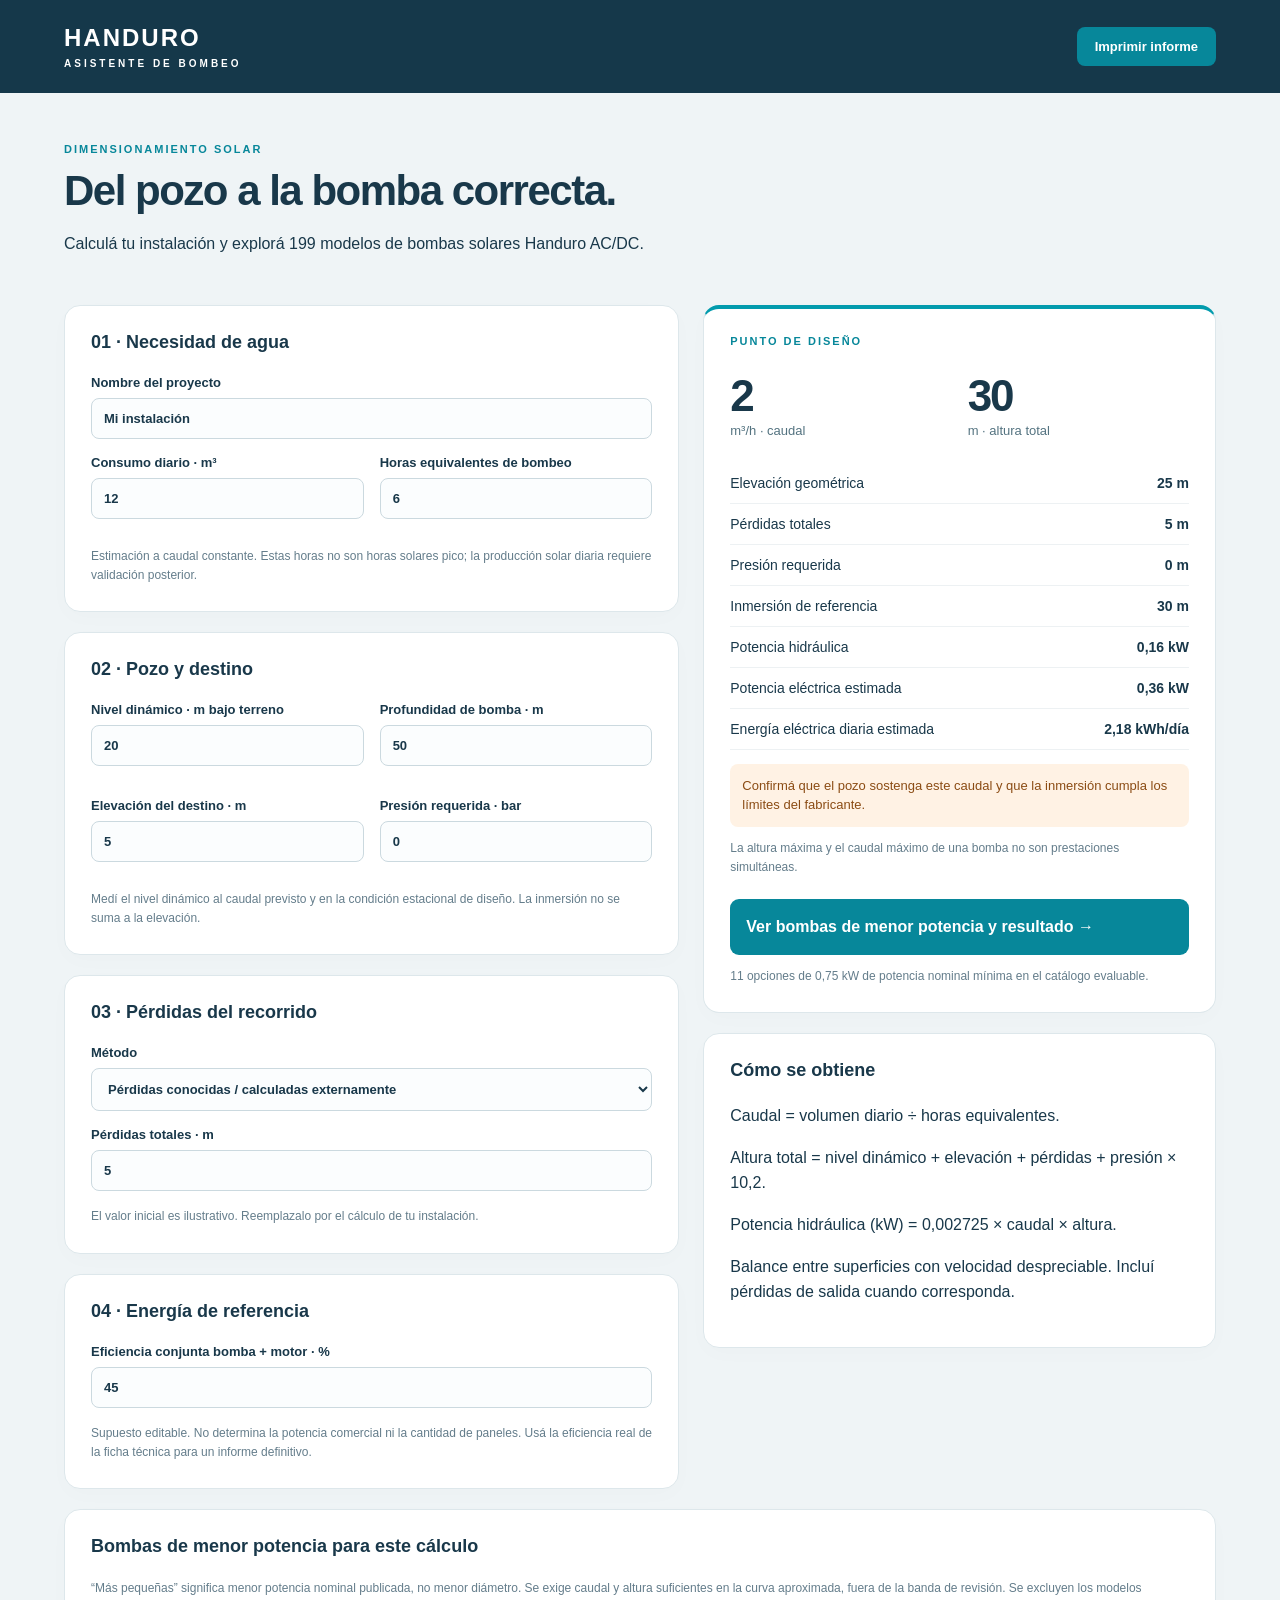
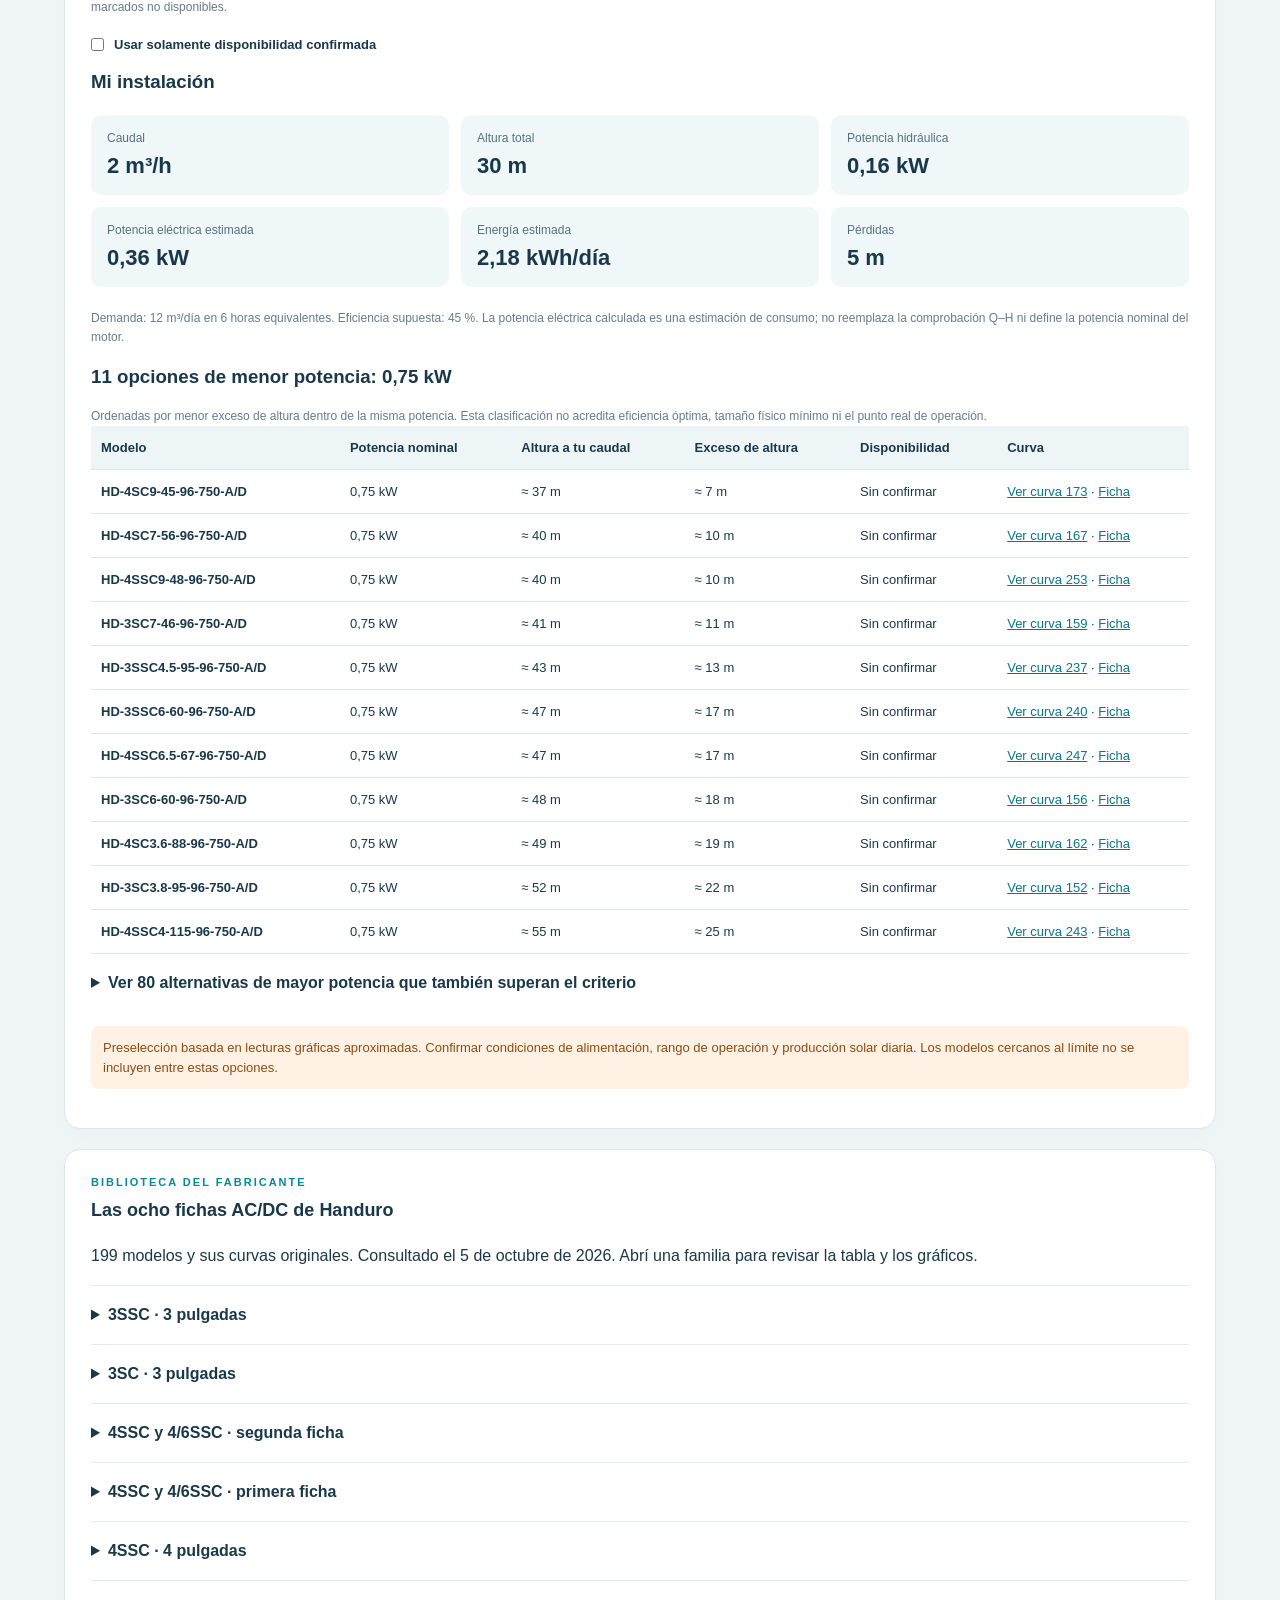
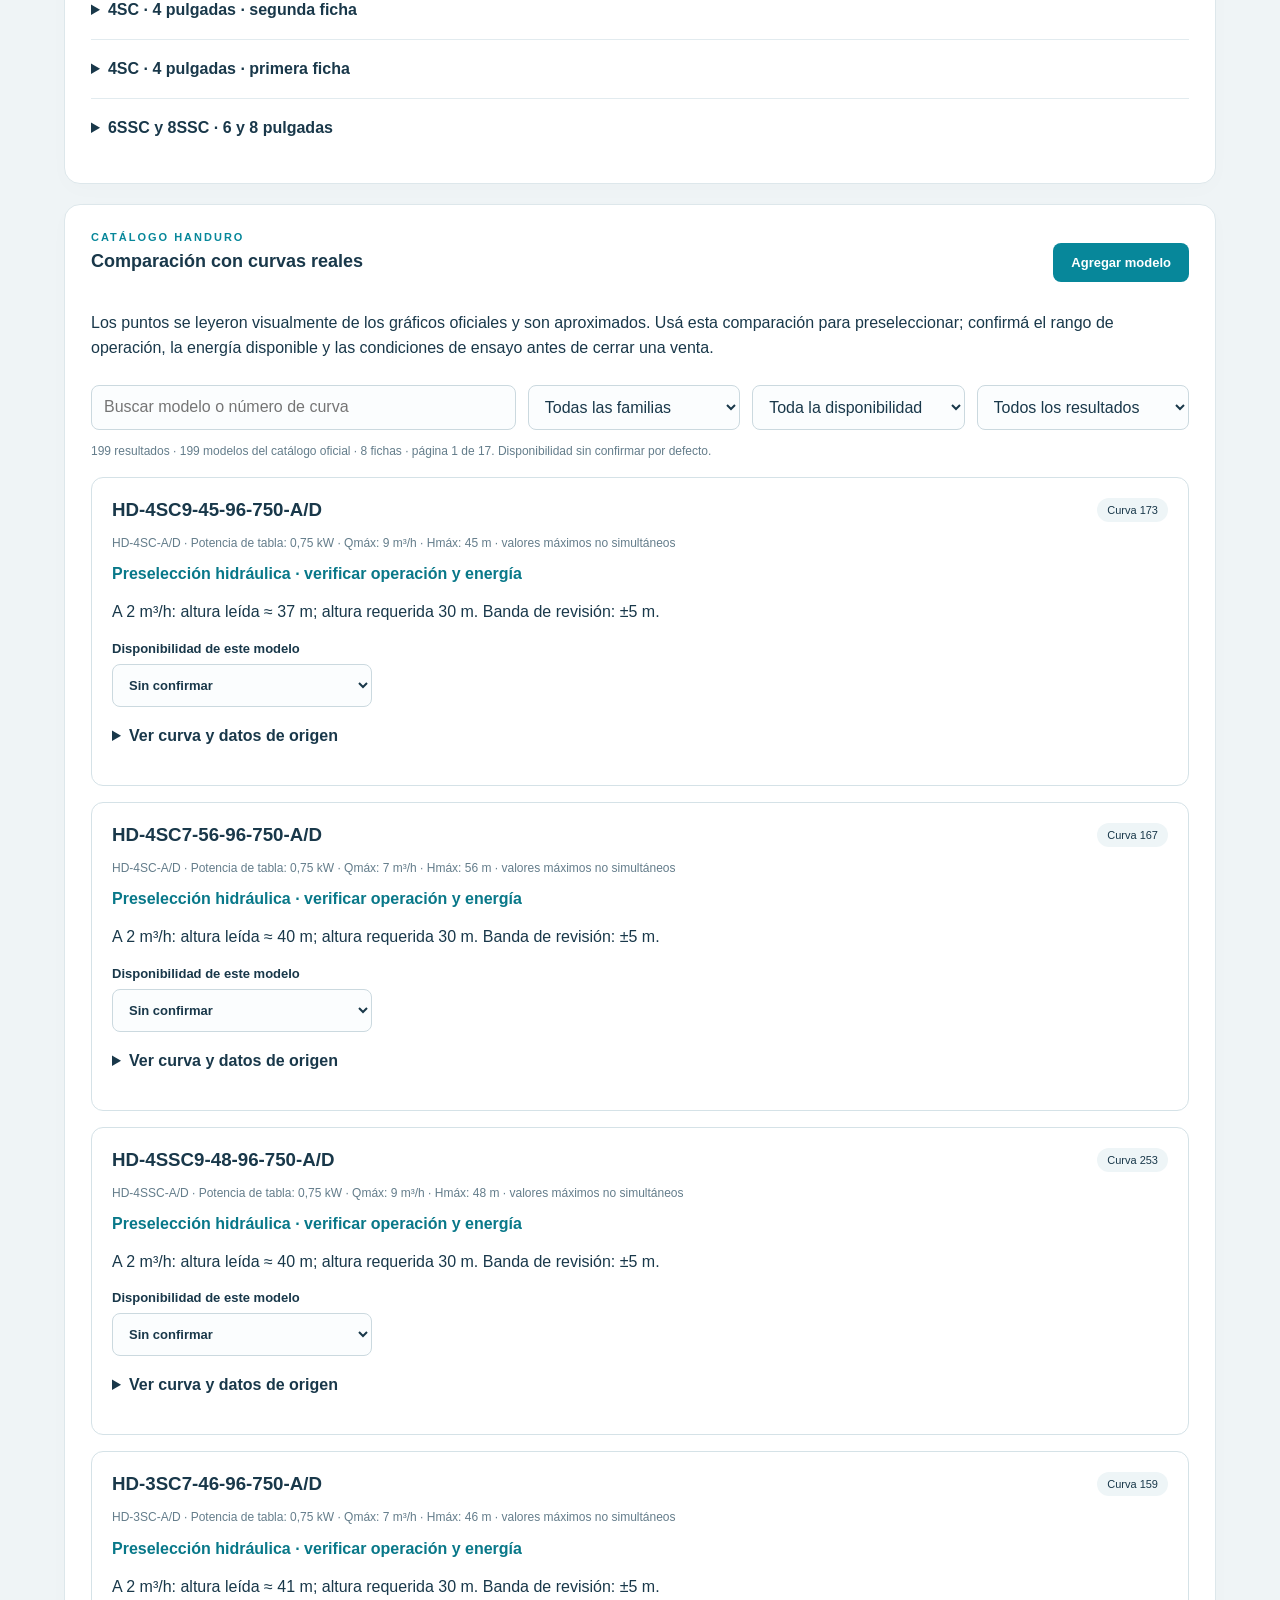
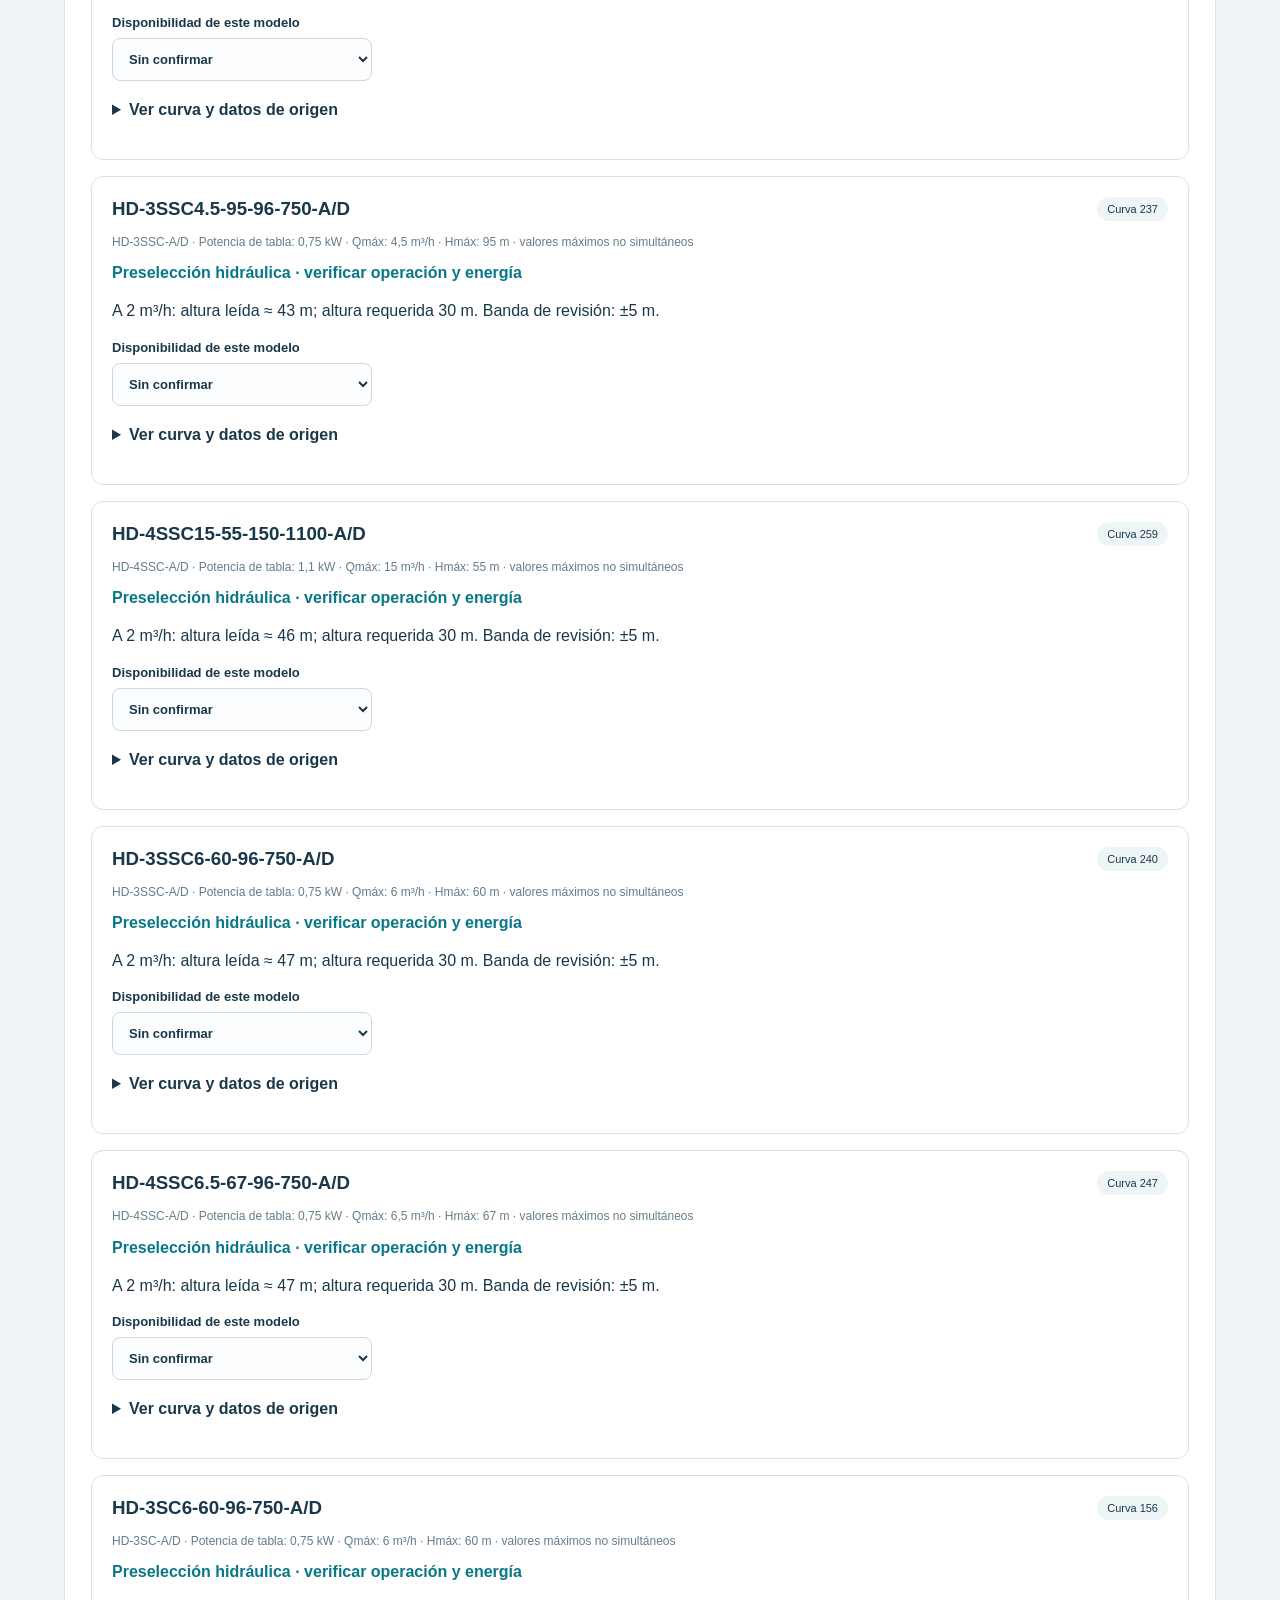
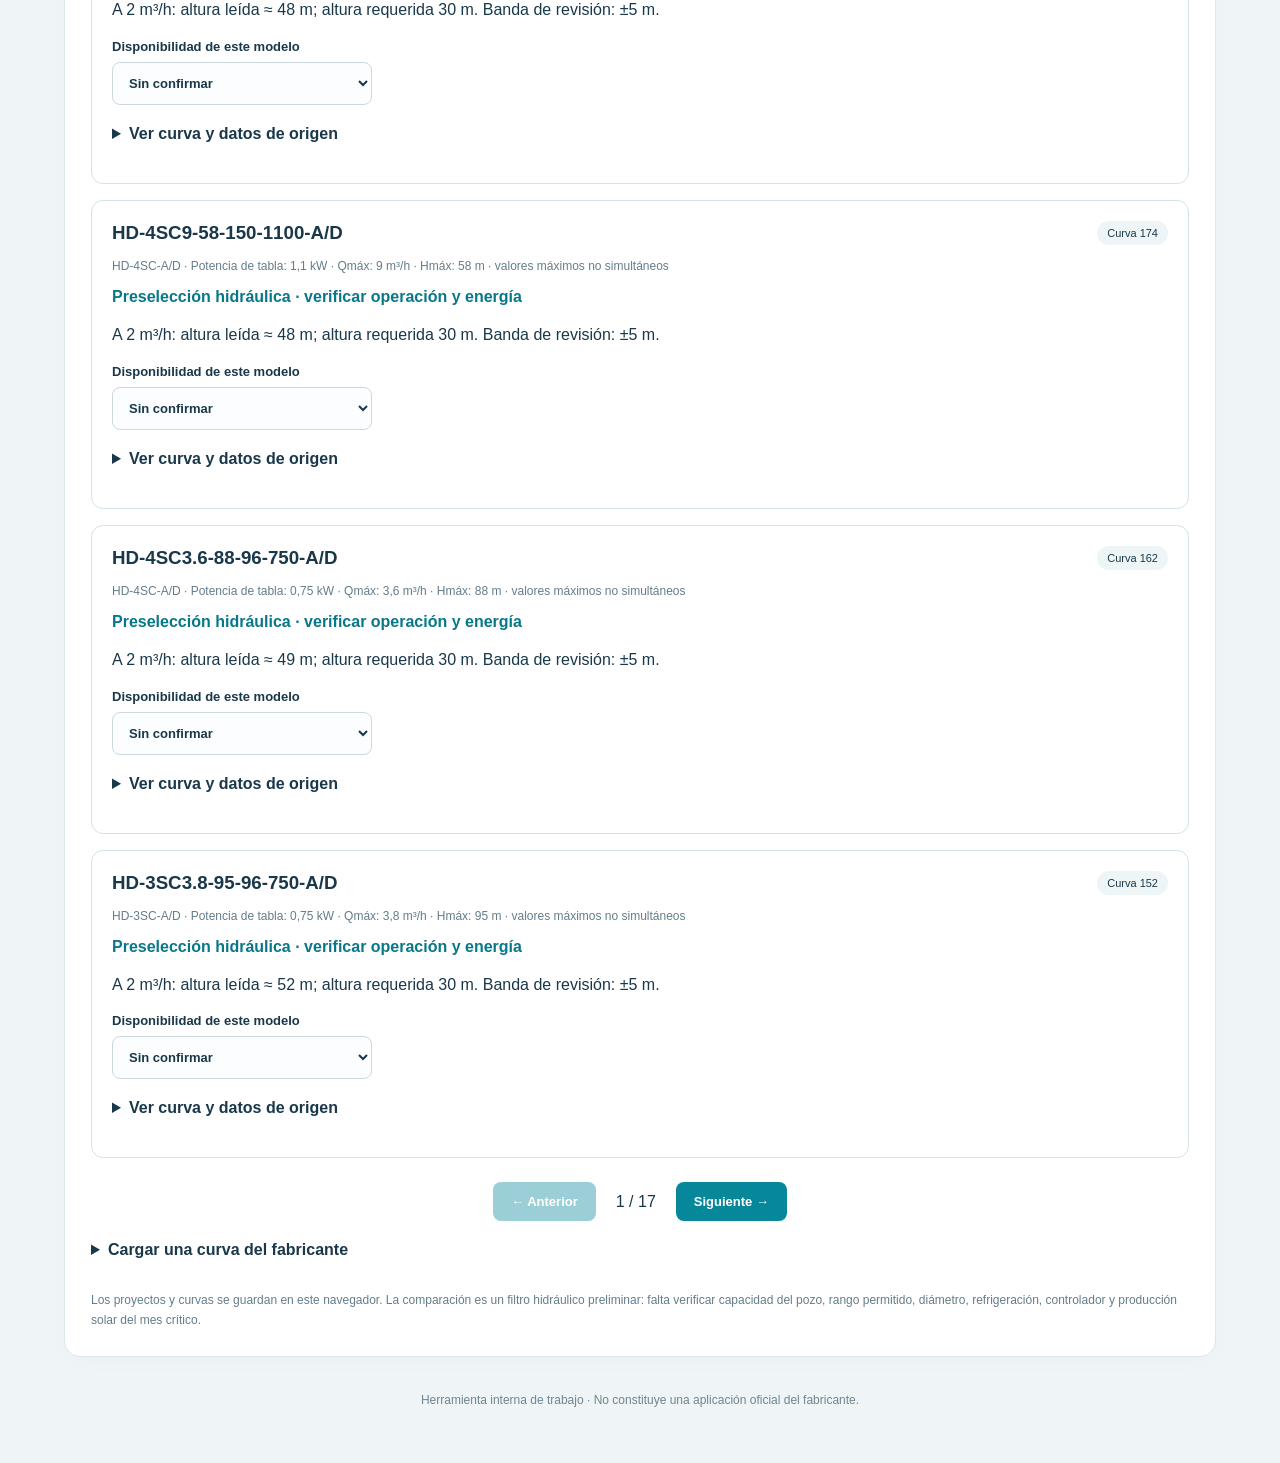
<file: index.html>
<!doctype html>
<html lang="es"><head>
<meta charset="utf-8">
<meta name="viewport" content="width=device-width, initial-scale=1">
<title>Selector de bombas Handuro</title>
<meta http-equiv="refresh" content="0; url=./handuro-selector/">
<script>location.replace("./handuro-selector/" + location.search + location.hash);</script>
</head><body><a href="./handuro-selector/">Abrir selector de bombas Handuro</a></body></html>
</file>
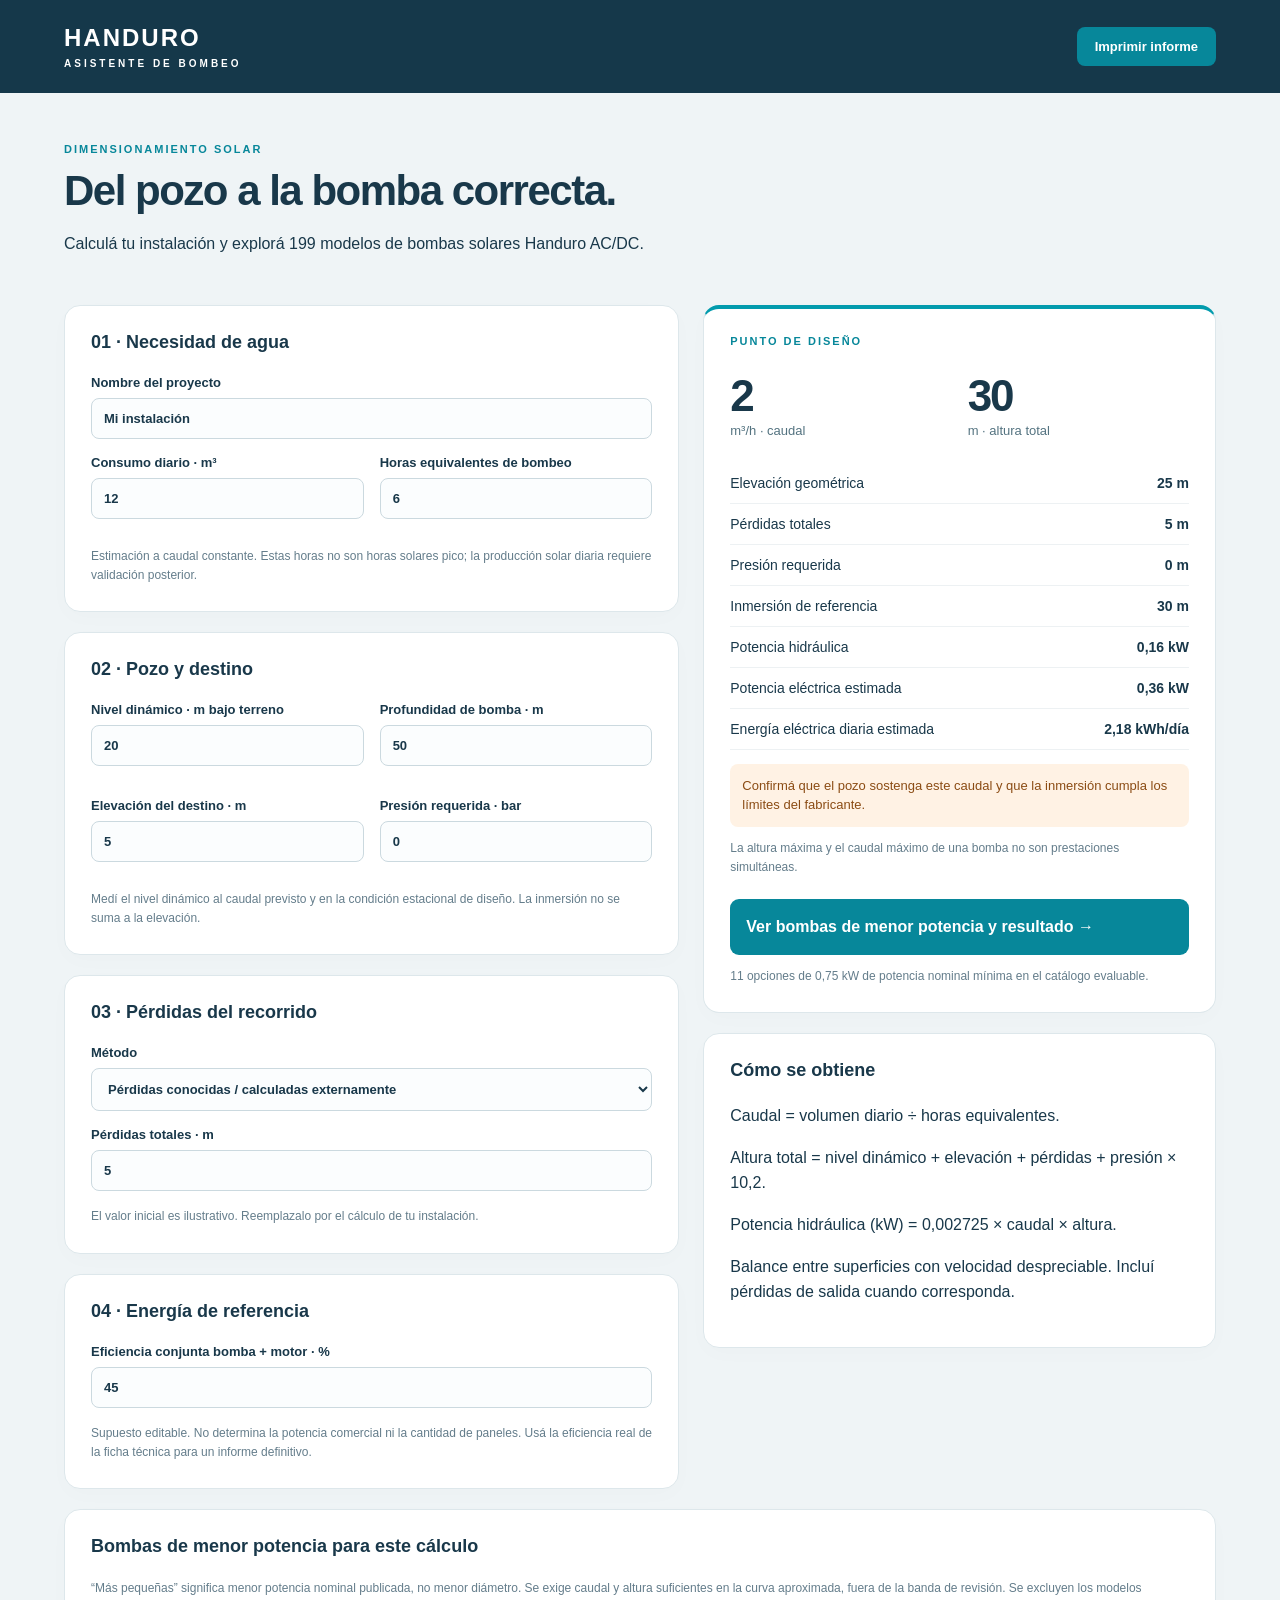
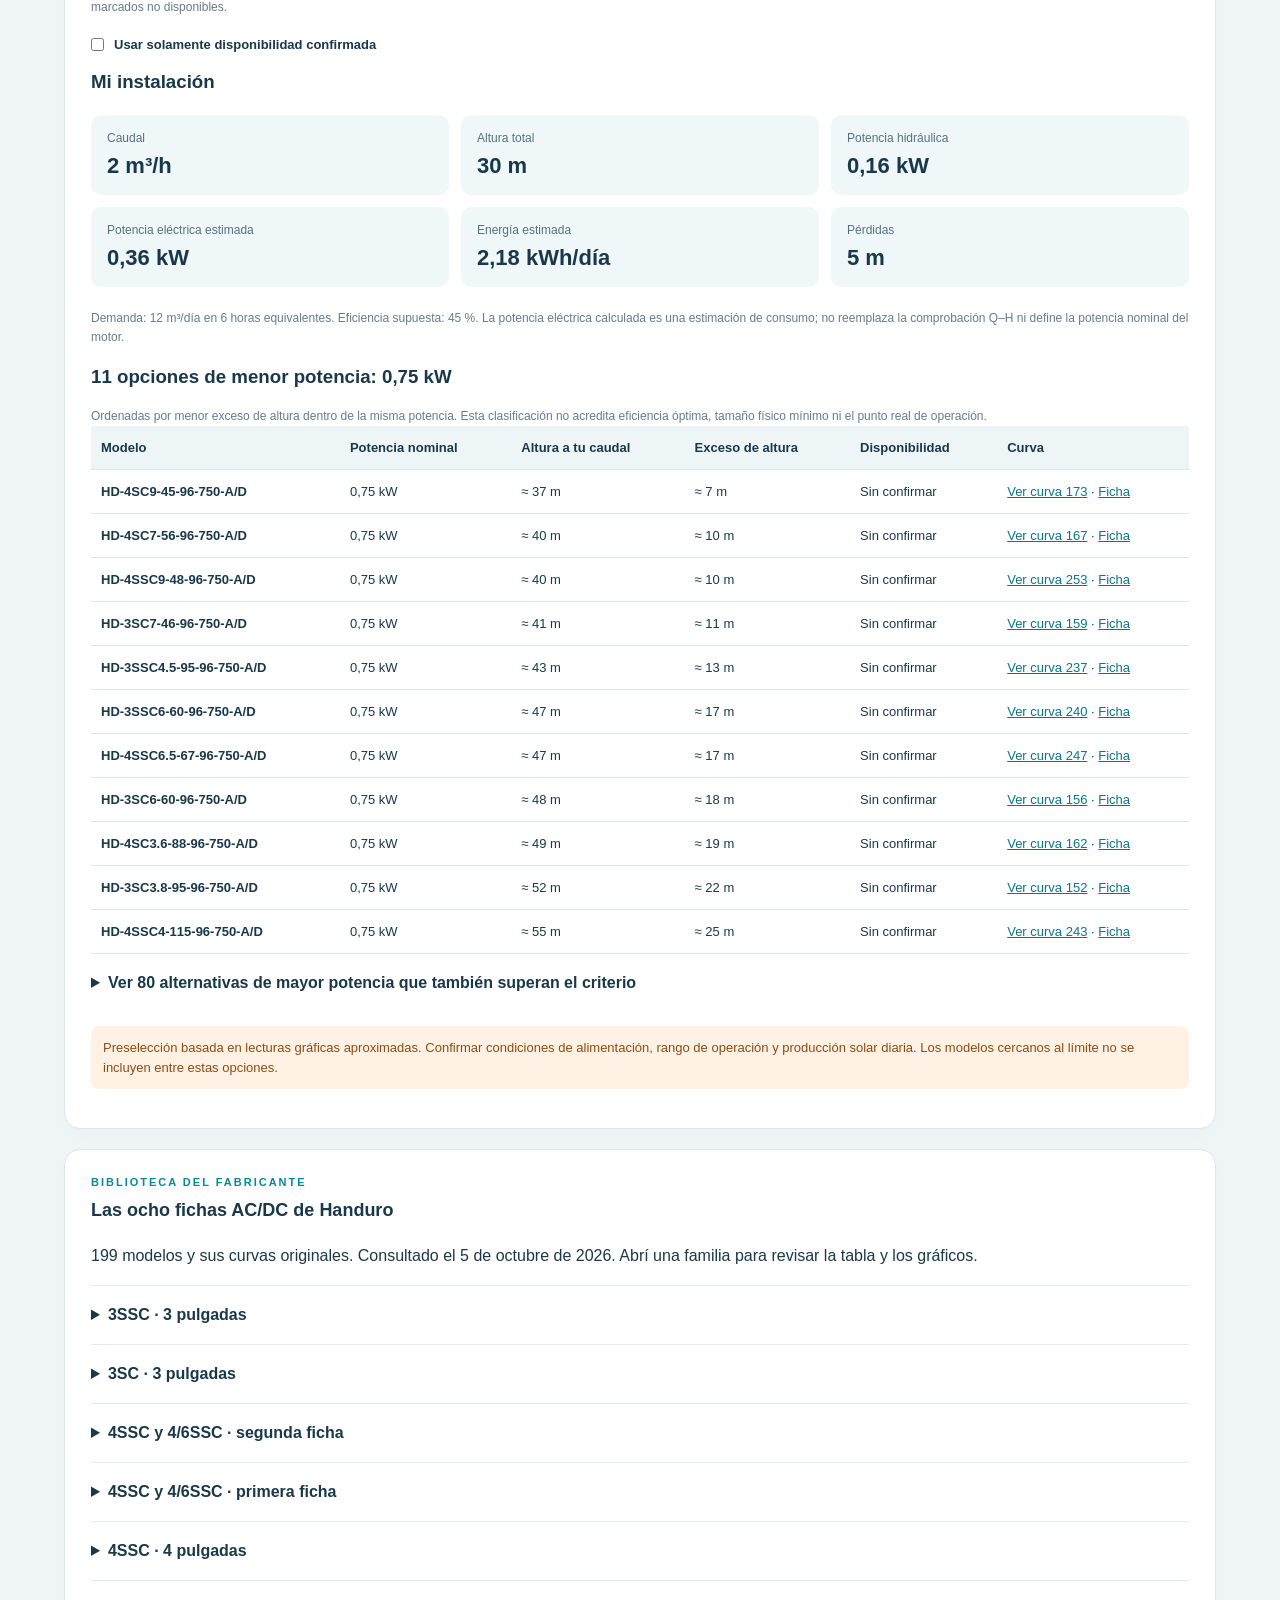
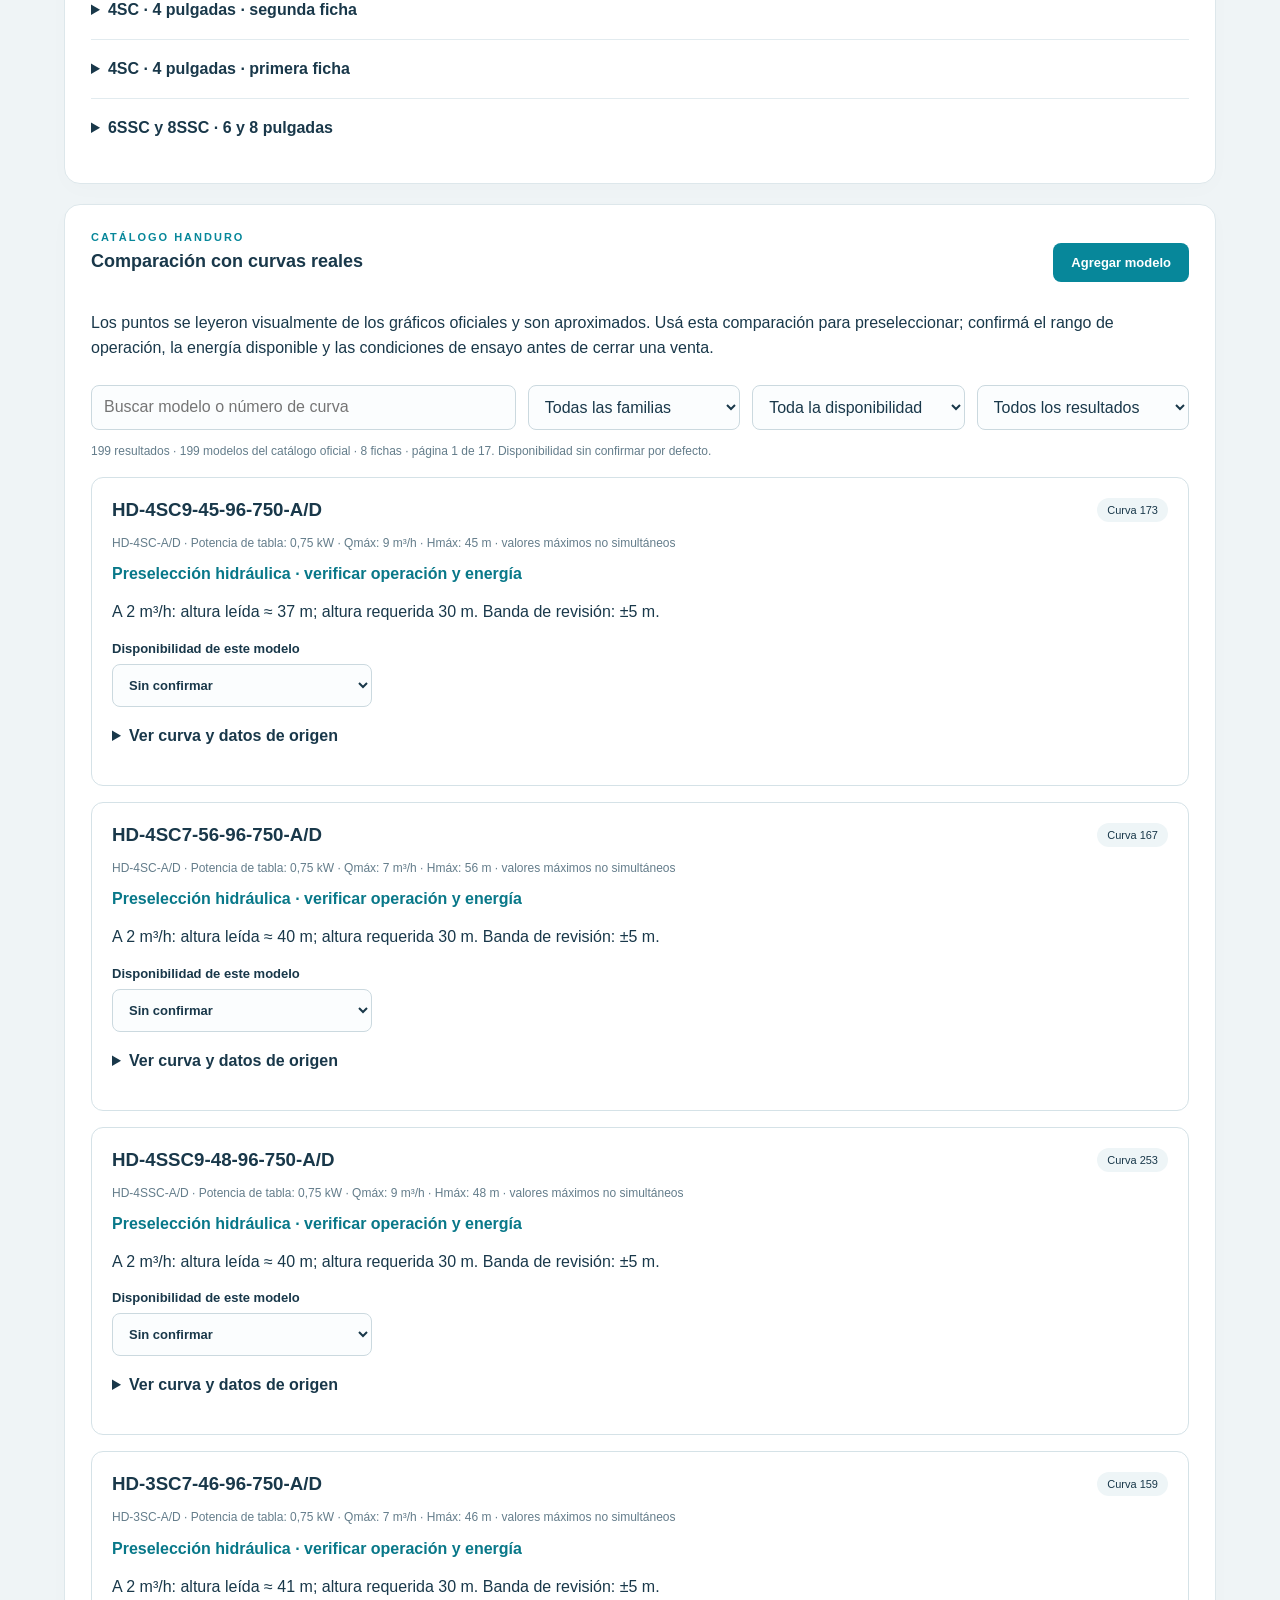
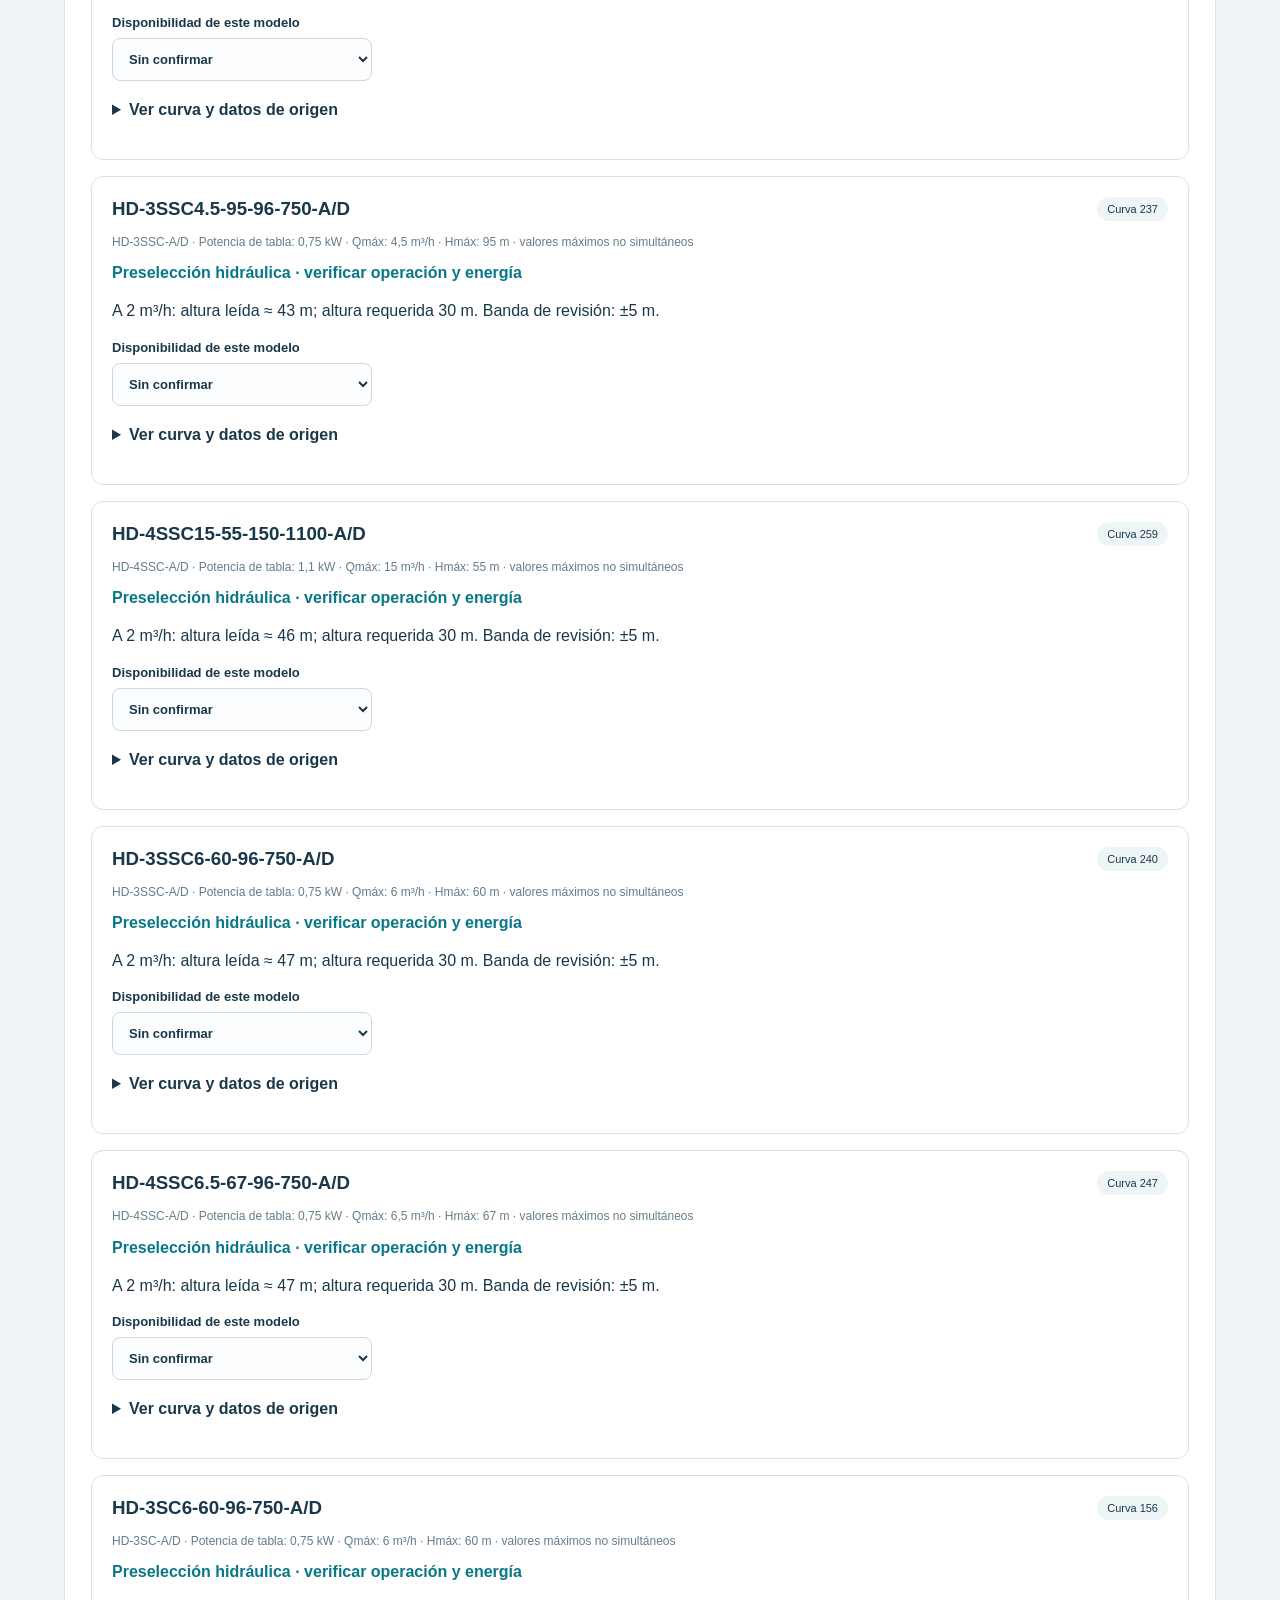
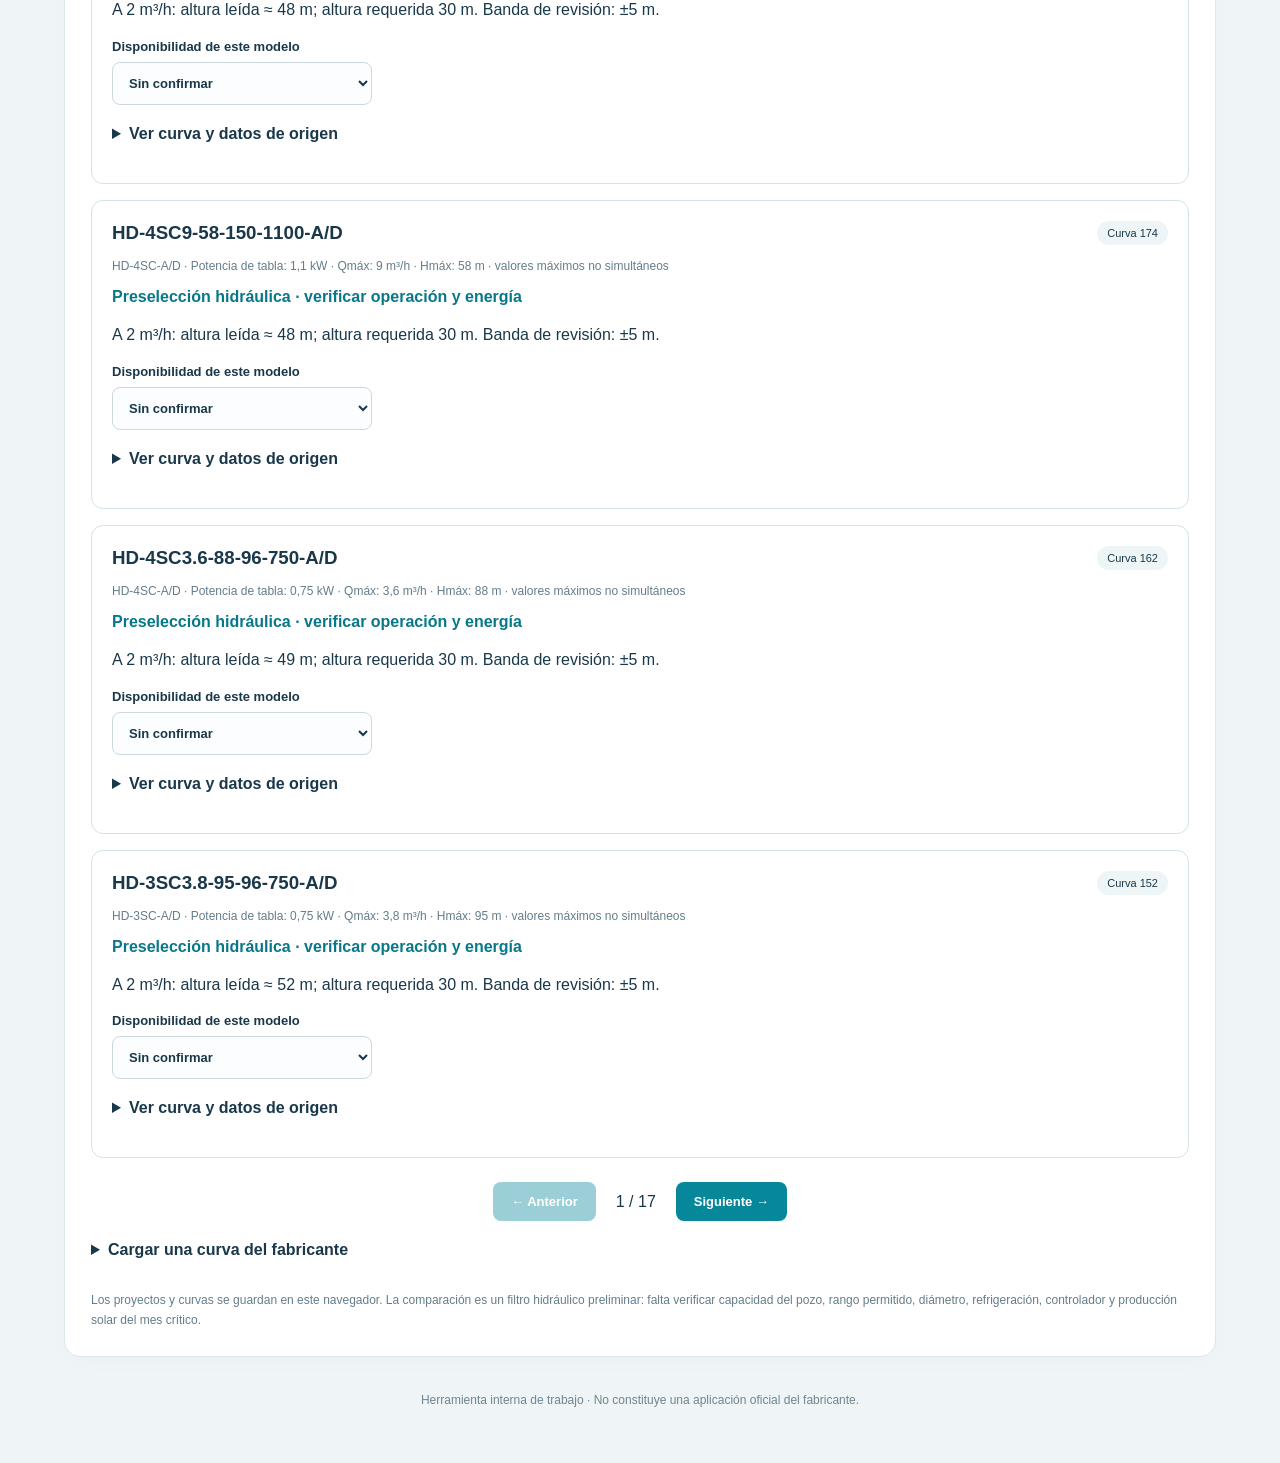
<file: handuro-selector/index.html>
<!doctype html>
<html lang="es"><head><meta charset="utf-8"><meta name="viewport" content="width=device-width, initial-scale=1"><title>Handuro · Asistente de bombeo</title><link rel="stylesheet" href="style.css"></head><body>
<header><div class="brand">HANDURO <span>ASISTENTE DE BOMBEO</span></div><button onclick="window.print()">Imprimir informe</button></header>
<main><section class="hero"><div class="eyebrow">DIMENSIONAMIENTO SOLAR</div><h1>Del pozo a la bomba correcta.</h1><p>Calculá tu instalación y explorá 199 modelos de bombas solares Handuro AC/DC.</p></section>
<div class="layout"><form id="inputs"><section class="card"><h2>01 · Necesidad de agua</h2><label>Nombre del proyecto<input id="project" value="Mi instalación"></label><div class="grid"><label>Consumo diario · m³<input id="volume" type="number" value="12" min="0.01" step="any" required></label><label>Horas equivalentes de bombeo<input id="hours" type="number" value="6" min="0.1" max="24" step="any" required></label></div><p class="hint">Estimación a caudal constante. Estas horas no son horas solares pico; la producción solar diaria requiere validación posterior.</p></section>
<section class="card"><h2>02 · Pozo y destino</h2><div class="grid"><label>Nivel dinámico · m bajo terreno<input id="level" type="number" value="20" min="0" step="any" required></label><label>Profundidad de bomba · m<input id="depth" type="number" value="50" min="0" step="any" required></label><label>Elevación del destino · m<input id="elevation" type="number" value="5" step="any" required></label><label>Presión requerida · bar<input id="pressure" type="number" value="0" min="0" step="any" required></label></div><p class="hint">Medí el nivel dinámico al caudal previsto y en la condición estacional de diseño. La inmersión no se suma a la elevación.</p></section>
<section class="card"><h2>03 · Pérdidas del recorrido</h2><label>Método<select id="lossMode"><option value="manual">Pérdidas conocidas / calculadas externamente</option><option value="darcy">Estimar por tubería y accesorios</option></select></label><div id="manualFields"><label>Pérdidas totales · m<input id="loss" type="number" value="5" min="0" step="any" required></label><p class="hint">El valor inicial es ilustrativo. Reemplazalo por el cálculo de tu instalación.</p></div><div id="pipeFields" hidden><div class="grid"><label>Longitud total · m<input id="length" type="number" value="100" min="0" step="any"></label><label>Diámetro interior · mm<input id="diameter" type="number" value="32" min="1" step="any"></label><label>Rugosidad · mm<input id="roughness" type="number" value="0.007" min="0" step="any"></label><label>Suma de coeficientes K<input id="k" type="number" value="3" min="0" step="any"></label><label>Pérdida de filtros/equipos · m<input id="equipment" type="number" value="0" min="0" step="any"></label></div><p class="hint">Darcy–Weisbach, agua a aproximadamente 20 °C, un solo diámetro. Incluí toda la cañería desde la bomba. Sumá la salida mediante K cuando corresponda. Para varios diámetros, usá pérdidas calculadas externamente.</p></div></section>
<section class="card"><h2>04 · Energía de referencia</h2><label>Eficiencia conjunta bomba + motor · %<input id="efficiency" type="number" value="45" min="1" max="100" step="any" required></label><p class="hint">Supuesto editable. No determina la potencia comercial ni la cantidad de paneles. Usá la eficiencia real de la ficha técnica para un informe definitivo.</p></section></form>
<aside><section class="card result"><div class="eyebrow">PUNTO DE DISEÑO</div><div class="metrics"><div><strong id="q">—</strong><span>m³/h · caudal</span></div><div><strong id="head">—</strong><span>m · altura total</span></div></div><div id="breakdown"></div><div id="warnings" role="status"></div><p class="hint">La altura máxima y el caudal máximo de una bomba no son prestaciones simultáneas.</p></section><section class="card"><h2>Cómo se obtiene</h2><p>Caudal = volumen diario ÷ horas equivalentes.</p><p>Altura total = nivel dinámico + elevación + pérdidas + presión × 10,2.</p><p>Potencia hidráulica (kW) = 0,002725 × caudal × altura.</p><p>Balance entre superficies con velocidad despreciable. Incluí pérdidas de salida cuando corresponda.</p></section></aside></div>
<section class="card"><div class="eyebrow">BIBLIOTECA DEL FABRICANTE</div><h2 style="margin-top:12px">Las ocho fichas AC/DC de Handuro</h2><p>199 modelos y sus curvas originales. Consultado el 5 de octubre de 2026. Abrí una familia para revisar la tabla y los gráficos.</p><div id="sourceLibrary"></div></section><section class="card catalog"><div class="catalog-title"><div><div class="eyebrow">CATÁLOGO HANDURO</div><h2>Comparación con curvas reales</h2></div><button id="addModel">Agregar modelo</button></div><p>Los puntos se leyeron visualmente de los gráficos oficiales y son aproximados. Usá esta comparación para preseleccionar; confirmá el rango de operación, la energía disponible y las condiciones de ensayo antes de cerrar una venta.</p><div id="models"></div><details id="editor"><summary>Cargar una curva del fabricante</summary><form id="modelForm"><div class="grid"><label>Modelo<input id="modelName" required placeholder="Nombre exacto"></label><label>Fuente / ficha técnica<input id="source" required placeholder="Documento, revisión o URL"></label><label>Condición de la curva<input id="condition" required placeholder="Potencia de entrada / frecuencia"></label><label>Diámetro exterior · mm (opcional)<input id="modelDiameter" type="number" min="1"></label></div><label>Puntos: caudal m³/h ; altura m · un punto por línea<textarea id="points" rows="6" required placeholder="Pegá valores reales, de menor a mayor caudal. Usá punto para decimales."></textarea></label><button type="submit">Guardar curva</button><p id="modelError" role="alert"></p></form></details><p class="hint">Los proyectos y curvas se guardan en este navegador. La comparación es un filtro hidráulico preliminar: falta verificar capacidad del pozo, rango permitido, diámetro, refrigeración, controlador y producción solar del mes crítico.</p></section><footer>Herramienta interna de trabajo · No constituye una aplicación oficial del fabricante.</footer></main><script src="catalog-data.js"></script><script src="catalog-ui.js"></script><script src="app.js"></script></body></html>
</file>
<file: handuro-selector/style.css>
:root{font-family:Inter,Segoe UI,sans-serif;color:#19384a;background:#eff4f6;font-synthesis:none}*{box-sizing:border-box}body{margin:0}header{background:#15384a;color:white;padding:24px max(5vw,20px);display:flex;justify-content:space-between;align-items:center}.brand{font-size:24px;font-weight:850;letter-spacing:2px}.brand span{font-size:10px;display:block;letter-spacing:3px;margin-top:6px}main{max-width:1200px;margin:auto;padding:40px 24px}.hero{padding:10px 0 32px}h1{font-size:42px;letter-spacing:-1.5px;margin:12px 0}p{line-height:1.6}.eyebrow{color:#07879a;font-size:11px;font-weight:800;letter-spacing:2px}.layout{display:grid;grid-template-columns:1.2fr 1fr;gap:24px}.card{background:white;border:1px solid #dde7eb;border-radius:16px;padding:26px;margin-bottom:20px;box-shadow:0 6px 22px #18384b04}h2{font-size:18px;margin:0 0 22px}.grid{display:grid;grid-template-columns:1fr 1fr;gap:16px}label{display:block;font-size:13px;font-weight:650;margin-bottom:16px}input,select,textarea{display:block;width:100%;border:1px solid #cbd9df;background:#fbfdfe;border-radius:8px;padding:12px;font:inherit;color:#19384a;margin-top:8px}input:focus,select:focus,textarea:focus{outline:2px solid #1399ad;outline-offset:2px}.hint{font-size:12px;color:#647d8b;line-height:1.6;margin-bottom:0}.metrics{display:grid;grid-template-columns:1fr 1fr;gap:16px;margin:24px 0}.metrics strong{display:block;font-size:44px;letter-spacing:-2px}.metrics span{font-size:13px;color:#547380}.result{border-top:4px solid #029bad;position:sticky;top:20px}.row{display:flex;justify-content:space-between;gap:20px;padding:12px 0;border-bottom:1px solid #edf1f3;font-size:14px}.warn{background:#fff2e4;padding:12px;border-radius:8px;color:#8b4c14;font-size:13px;line-height:1.5;margin-top:14px}button{background:#07879a;border:0;border-radius:8px;color:white;padding:12px 18px;font:inherit;font-size:13px;font-weight:650;cursor:pointer}button:hover{background:#076b7a}.catalog-title{display:flex;justify-content:space-between;align-items:center;gap:15px}.catalog-title h2{margin-top:8px}.empty{padding:30px;background:#f3f8fa;border:1px dashed #becfd7;border-radius:12px;margin:20px 0;color:#627d8a}summary{cursor:pointer;font-weight:650;margin:20px 0}.model{border:1px solid #d5e2e7;border-radius:12px;padding:20px;margin:16px 0}.model h3{margin:0}.model button{background:#edf3f5;color:#355465;margin-top:14px}.status{display:block;margin:12px 0;color:#087889;font-weight:700}footer{font-size:12px;color:#6f8590;text-align:center;padding:16px}#modelError{color:#ae421c}@media(max-width:800px){.layout{grid-template-columns:1fr}h1{font-size:32px}.result{position:static}.grid{grid-template-columns:1fr}main{padding:24px 16px}.card{padding:20px}}@media print{header button,button,details{display:none!important}main{padding:0}.layout{display:block}.card{break-inside:avoid;box-shadow:none}.hero{padding:0}input,select{border:0;padding:0}.result{position:static}body{background:white}.hint{color:#444}}
.result{position:static}
.catalog-controls{display:grid;grid-template-columns:2fr 1fr 1fr 1fr;gap:12px}.model-top{display:flex;justify-content:space-between;gap:12px;align-items:center}.model h3{overflow-wrap:anywhere}.badge{font-size:11px;white-space:nowrap;background:#eef5f7;padding:6px 10px;border-radius:20px}.status.insufficient{color:#9c4d35}.status.borderline{color:#a4631c}.status.outside{color:#6d7b82}.model svg{width:100%;max-width:720px;background:#fbfdfe;border-radius:10px}.source-link{color:#087789}.sheet{border-top:1px solid #e2ebef}.sheet img{display:block;width:100%;max-width:1009px;margin:18px auto}.points-table{border-collapse:collapse;margin:16px 0;font-size:13px}.points-table td,.points-table th{padding:8px 18px;border-bottom:1px solid #e2ebef;text-align:right}.pager{display:flex;align-items:center;justify-content:center;gap:20px;margin-top:24px}button:disabled{opacity:.4;cursor:default}.model label{max-width:260px;margin-top:15px}@media(max-width:800px){.catalog-controls{grid-template-columns:1fr}.model-top{align-items:flex-start}.catalog-title{flex-wrap:wrap}}@media print{.catalog-controls,.pager,.sheet{display:none}.model label{display:none}.model{break-inside:avoid}}
.selection-link{display:block;background:#07879a;color:white;text-decoration:none;padding:16px;border-radius:9px;margin-top:22px;font-weight:700;line-height:1.5}.selection-summary{display:grid;grid-template-columns:repeat(3,1fr);gap:12px;margin:22px 0}.selection-summary div{background:#eff7f8;padding:16px;border-radius:10px}.selection-summary span{display:block;font-size:12px;color:#567280}.selection-summary strong{display:block;margin-top:8px;font-size:22px}.stock-toggle{display:flex;align-items:center;gap:10px;margin-top:20px}.stock-toggle input{width:auto;margin:0}.table-scroll{overflow-x:auto}.recommendation-table{width:100%;border-collapse:collapse;font-size:13px}.recommendation-table th,.recommendation-table td{text-align:left;padding:14px 10px;border-bottom:1px solid #dde7eb}.recommendation-table th{background:#edf5f7;white-space:nowrap}.recommendation-table td:first-child{font-weight:650}.selection{scroll-margin-top:20px}@media(max-width:650px){.selection-summary{grid-template-columns:1fr 1fr}}@media print{.selection-link,.stock-toggle{display:none}.table-scroll{overflow:visible}.recommendation-table{font-size:10px}}
</file>
